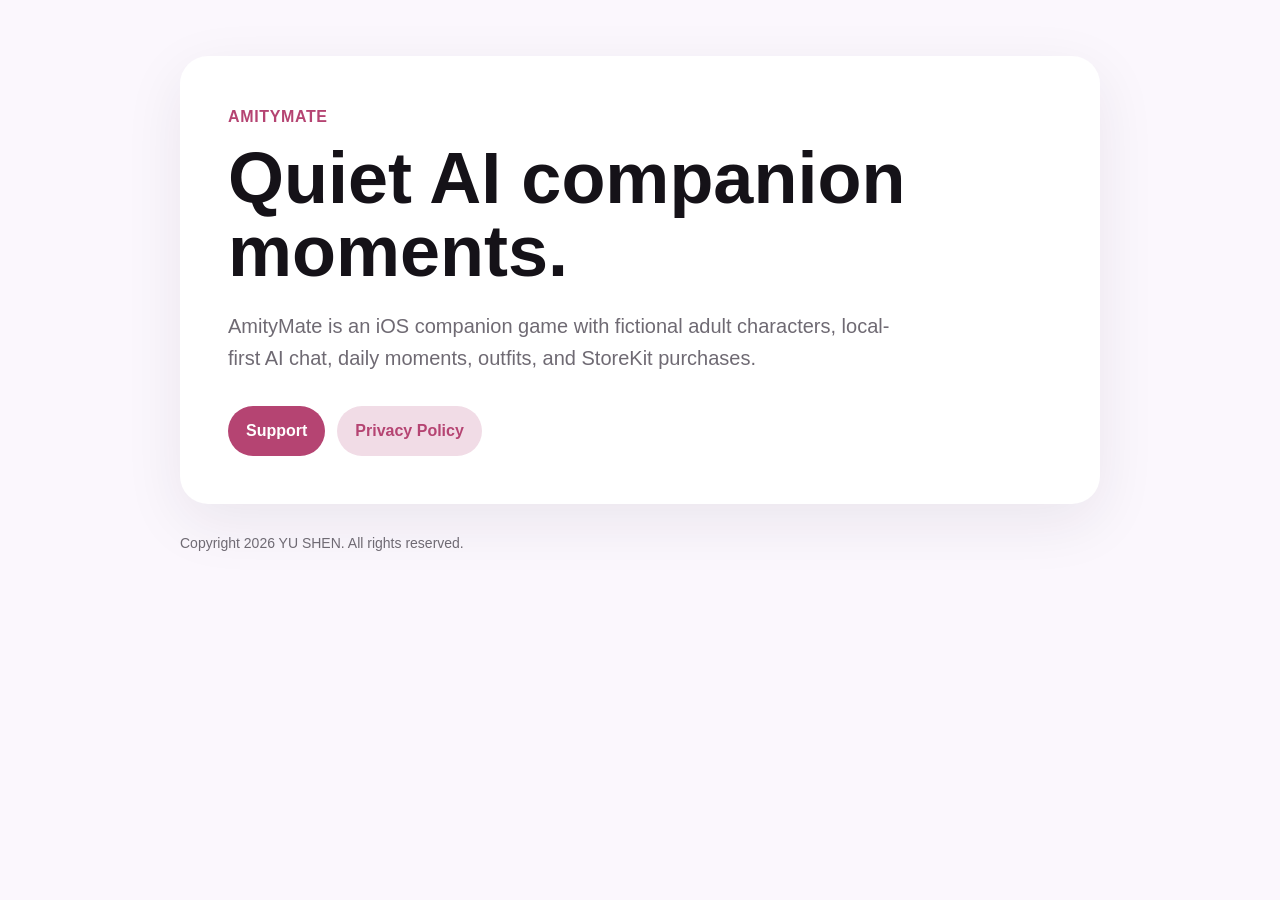
<file: index.html>
<!doctype html>
<html lang="en">
  <head>
    <meta charset="utf-8">
    <meta name="viewport" content="width=device-width, initial-scale=1">
    <title>AmityMate</title>
    <meta name="description" content="AmityMate support and privacy information.">
    <link rel="stylesheet" href="assets/styles.css">
  </head>
  <body>
    <main class="shell">
      <section class="hero">
        <p class="eyebrow">AmityMate</p>
        <h1>Quiet AI companion moments.</h1>
        <p class="lead">
          AmityMate is an iOS companion game with fictional adult characters,
          local-first AI chat, daily moments, outfits, and StoreKit purchases.
        </p>
        <nav class="nav" aria-label="Public pages">
          <a class="button" href="support/">Support</a>
          <a class="button secondary" href="privacy/">Privacy Policy</a>
        </nav>
      </section>
      <p class="footer">Copyright 2026 YU SHEN. All rights reserved.</p>
    </main>
  </body>
</html>
</file>
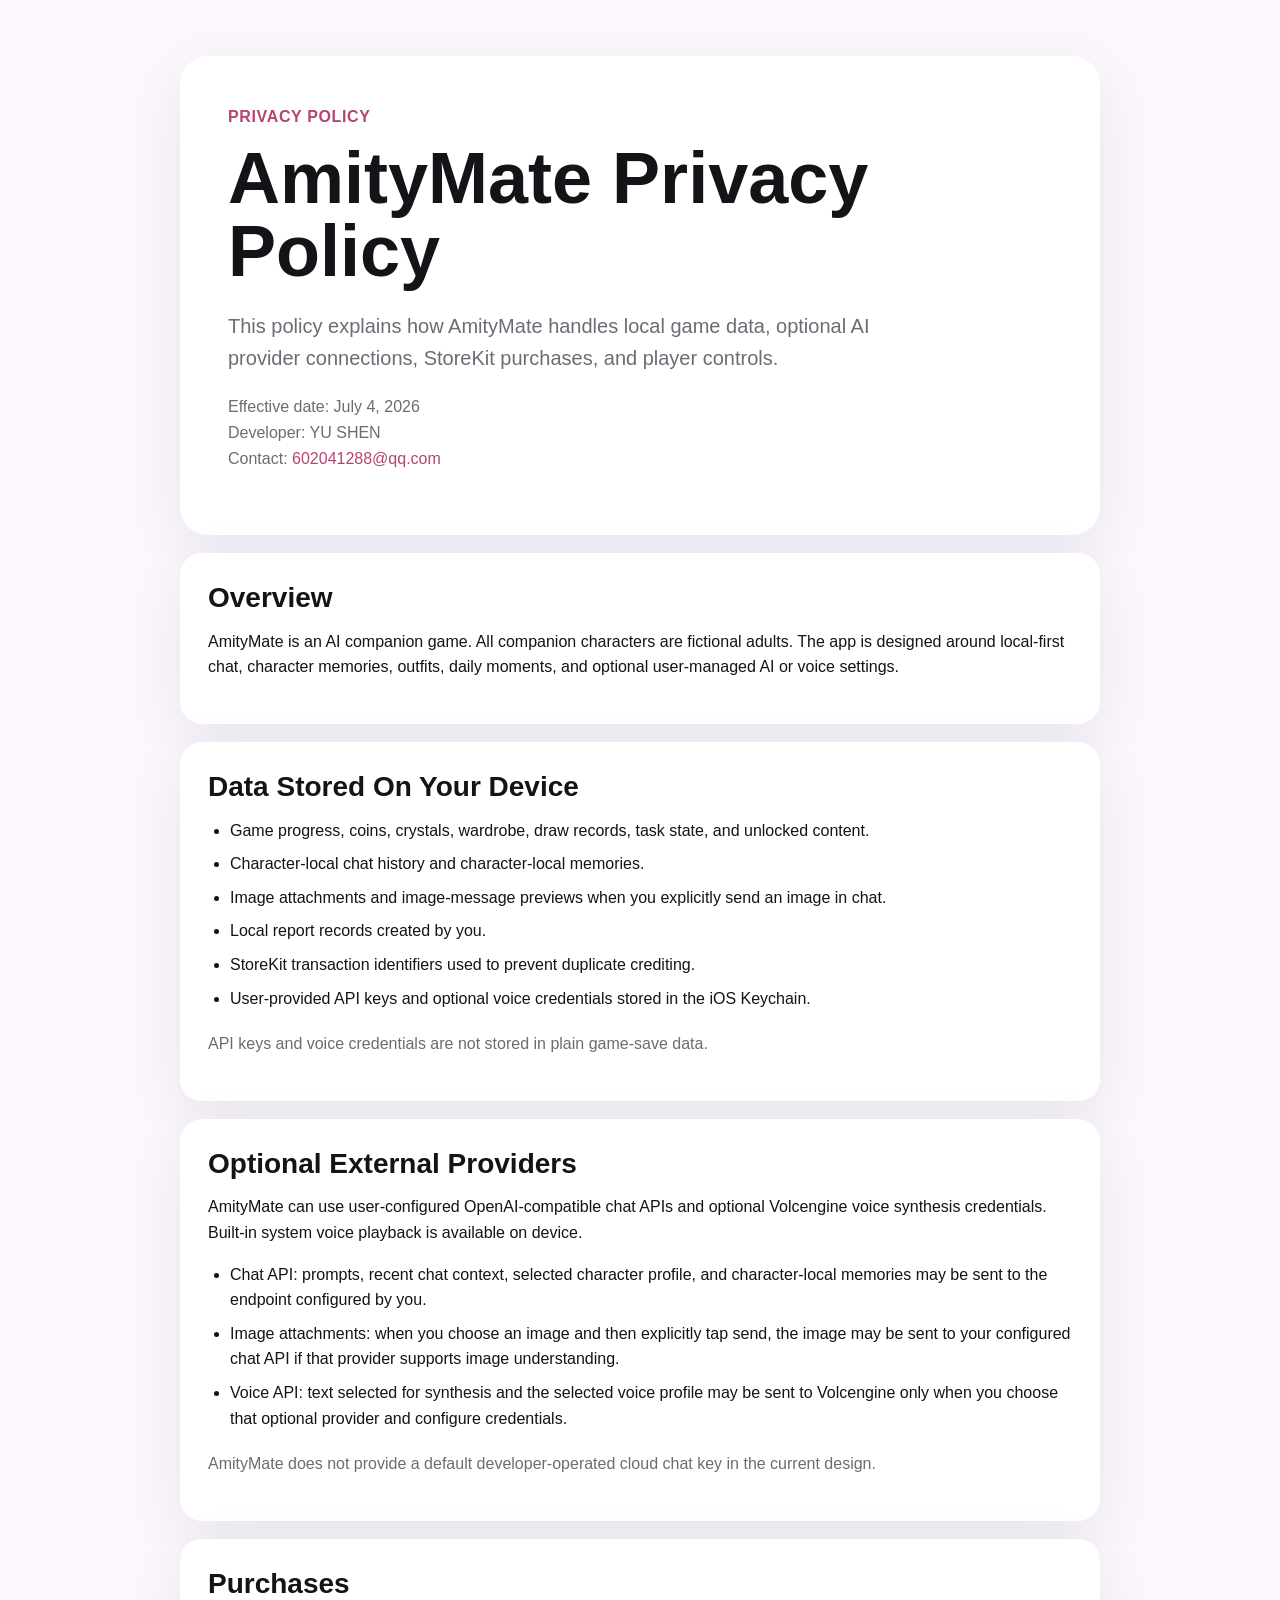
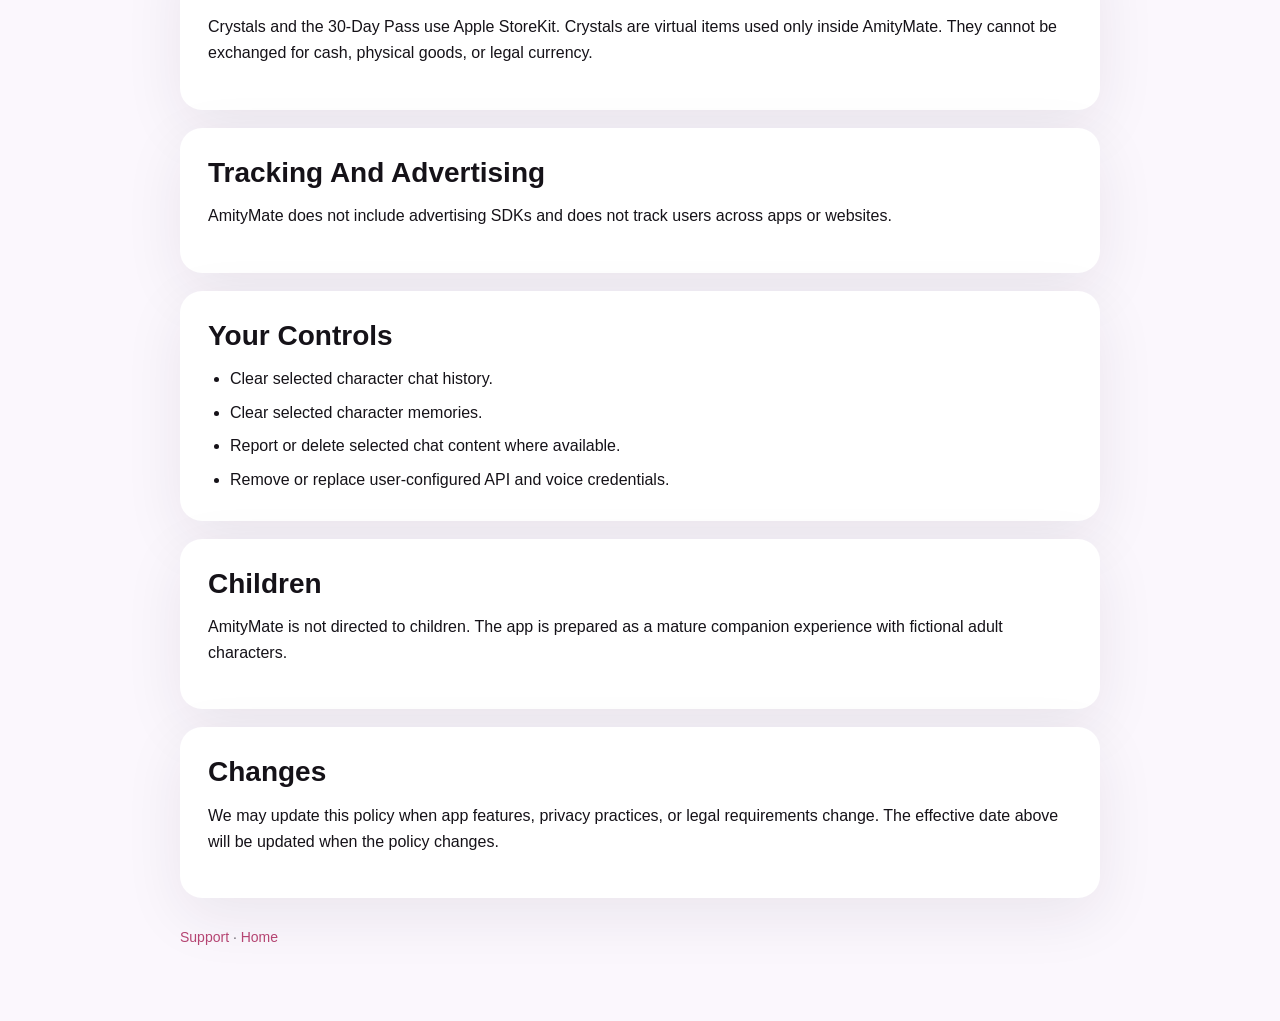
<file: privacy/index.html>
<!doctype html>
<html lang="en">
  <head>
    <meta charset="utf-8">
    <meta name="viewport" content="width=device-width, initial-scale=1">
    <title>AmityMate Privacy Policy</title>
    <meta name="description" content="Privacy Policy for AmityMate.">
    <link rel="stylesheet" href="../assets/styles.css">
  </head>
  <body>
    <main class="shell">
      <section class="hero">
        <p class="eyebrow">Privacy Policy</p>
        <h1>AmityMate Privacy Policy</h1>
        <p class="lead">
          This policy explains how AmityMate handles local game data, optional
          AI provider connections, StoreKit purchases, and player controls.
        </p>
        <p class="meta">
          Effective date: July 4, 2026<br>
          Developer: YU SHEN<br>
          Contact: <a href="mailto:602041288@qq.com">602041288@qq.com</a>
        </p>
      </section>

      <section class="section">
        <h2>Overview</h2>
        <p>
          AmityMate is an AI companion game. All companion characters are
          fictional adults. The app is designed around local-first chat,
          character memories, outfits, daily moments, and optional user-managed
          AI or voice settings.
        </p>
      </section>

      <section class="section">
        <h2>Data Stored On Your Device</h2>
        <ul>
          <li>Game progress, coins, crystals, wardrobe, draw records, task state, and unlocked content.</li>
          <li>Character-local chat history and character-local memories.</li>
          <li>Image attachments and image-message previews when you explicitly send an image in chat.</li>
          <li>Local report records created by you.</li>
          <li>StoreKit transaction identifiers used to prevent duplicate crediting.</li>
          <li>User-provided API keys and optional voice credentials stored in the iOS Keychain.</li>
        </ul>
        <p class="meta">
          API keys and voice credentials are not stored in plain game-save data.
        </p>
      </section>

      <section class="section">
        <h2>Optional External Providers</h2>
        <p>
          AmityMate can use user-configured OpenAI-compatible chat APIs and
          optional Volcengine voice synthesis credentials. Built-in system voice
          playback is available on device.
        </p>
        <ul>
          <li>
            Chat API: prompts, recent chat context, selected character profile,
            and character-local memories may be sent to the endpoint configured
            by you.
          </li>
          <li>
            Image attachments: when you choose an image and then explicitly tap
            send, the image may be sent to your configured chat API if that
            provider supports image understanding.
          </li>
          <li>
            Voice API: text selected for synthesis and the selected voice
            profile may be sent to Volcengine only when you choose that optional
            provider and configure credentials.
          </li>
        </ul>
        <p class="meta">
          AmityMate does not provide a default developer-operated cloud chat key
          in the current design.
        </p>
      </section>

      <section class="section">
        <h2>Purchases</h2>
        <p>
          Crystals and the 30-Day Pass use Apple StoreKit. Crystals are virtual
          items used only inside AmityMate. They cannot be exchanged for cash,
          physical goods, or legal currency.
        </p>
      </section>

      <section class="section">
        <h2>Tracking And Advertising</h2>
        <p>
          AmityMate does not include advertising SDKs and does not track users
          across apps or websites.
        </p>
      </section>

      <section class="section">
        <h2>Your Controls</h2>
        <ul>
          <li>Clear selected character chat history.</li>
          <li>Clear selected character memories.</li>
          <li>Report or delete selected chat content where available.</li>
          <li>Remove or replace user-configured API and voice credentials.</li>
        </ul>
      </section>

      <section class="section">
        <h2>Children</h2>
        <p>
          AmityMate is not directed to children. The app is prepared as a
          mature companion experience with fictional adult characters.
        </p>
      </section>

      <section class="section">
        <h2>Changes</h2>
        <p>
          We may update this policy when app features, privacy practices, or
          legal requirements change. The effective date above will be updated
          when the policy changes.
        </p>
      </section>

      <p class="footer">
        <a href="../support/">Support</a> · <a href="../">Home</a>
      </p>
    </main>
  </body>
</html>
</file>
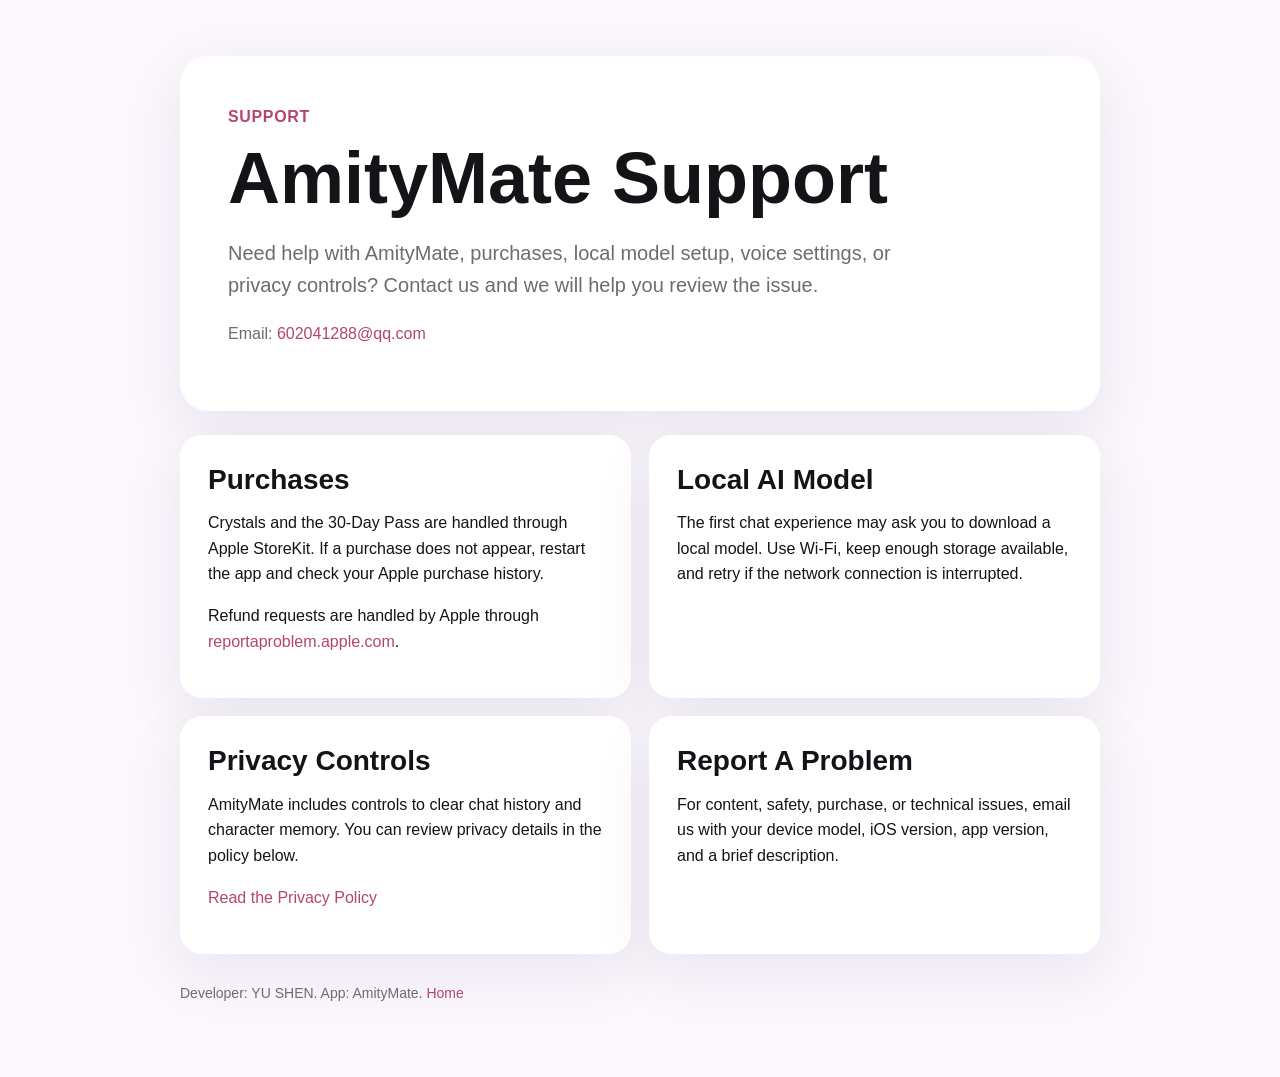
<file: support/index.html>
<!doctype html>
<html lang="en">
  <head>
    <meta charset="utf-8">
    <meta name="viewport" content="width=device-width, initial-scale=1">
    <title>AmityMate Support</title>
    <meta name="description" content="Support information for AmityMate.">
    <link rel="stylesheet" href="../assets/styles.css">
  </head>
  <body>
    <main class="shell">
      <section class="hero">
        <p class="eyebrow">Support</p>
        <h1>AmityMate Support</h1>
        <p class="lead">
          Need help with AmityMate, purchases, local model setup, voice settings,
          or privacy controls? Contact us and we will help you review the issue.
        </p>
        <p class="meta">
          Email: <a href="mailto:602041288@qq.com">602041288@qq.com</a>
        </p>
      </section>

      <section class="grid" aria-label="Support topics">
        <article class="card">
          <h2>Purchases</h2>
          <p>
            Crystals and the 30-Day Pass are handled through Apple StoreKit.
            If a purchase does not appear, restart the app and check your Apple
            purchase history.
          </p>
          <p>
            Refund requests are handled by Apple through
            <a href="https://reportaproblem.apple.com/">reportaproblem.apple.com</a>.
          </p>
        </article>
        <article class="card">
          <h2>Local AI Model</h2>
          <p>
            The first chat experience may ask you to download a local model.
            Use Wi-Fi, keep enough storage available, and retry if the network
            connection is interrupted.
          </p>
        </article>
        <article class="card">
          <h2>Privacy Controls</h2>
          <p>
            AmityMate includes controls to clear chat history and character
            memory. You can review privacy details in the policy below.
          </p>
          <p><a href="../privacy/">Read the Privacy Policy</a></p>
        </article>
        <article class="card">
          <h2>Report A Problem</h2>
          <p>
            For content, safety, purchase, or technical issues, email us with
            your device model, iOS version, app version, and a brief description.
          </p>
        </article>
      </section>

      <p class="footer">
        Developer: YU SHEN. App: AmityMate.
        <a href="../">Home</a>
      </p>
    </main>
  </body>
</html>
</file>
<file: assets/styles.css>
:root {
  color-scheme: light;
  --bg: #fbf7fd;
  --panel: #ffffff;
  --text: #151218;
  --muted: #6f6a73;
  --line: #e9e2ec;
  --accent: #b54472;
  --accent-soft: #f1dce6;
  --shadow: 0 18px 60px rgba(42, 24, 48, 0.08);
}

* {
  box-sizing: border-box;
}

body {
  margin: 0;
  background: var(--bg);
  color: var(--text);
  font-family: -apple-system, BlinkMacSystemFont, "Segoe UI", sans-serif;
  line-height: 1.6;
}

a {
  color: var(--accent);
  text-decoration: none;
}

a:hover {
  text-decoration: underline;
}

.shell {
  width: min(920px, calc(100% - 32px));
  margin: 0 auto;
  padding: 56px 0;
}

.hero {
  padding: 48px;
  border-radius: 28px;
  background: var(--panel);
  box-shadow: var(--shadow);
}

.eyebrow {
  margin: 0 0 12px;
  color: var(--accent);
  font-weight: 700;
  letter-spacing: 0.04em;
  text-transform: uppercase;
}

h1 {
  margin: 0;
  font-size: clamp(40px, 7vw, 72px);
  line-height: 1.02;
  letter-spacing: 0;
}

h2 {
  margin: 0 0 14px;
  font-size: 28px;
  line-height: 1.2;
}

p {
  margin: 0 0 16px;
}

.lead {
  max-width: 680px;
  margin-top: 22px;
  color: var(--muted);
  font-size: 20px;
}

.nav {
  display: flex;
  flex-wrap: wrap;
  gap: 12px;
  margin-top: 32px;
}

.button {
  display: inline-flex;
  align-items: center;
  justify-content: center;
  min-height: 48px;
  padding: 12px 18px;
  border-radius: 999px;
  background: var(--accent);
  color: #ffffff;
  font-weight: 700;
}

.button.secondary {
  background: var(--accent-soft);
  color: var(--accent);
}

.grid {
  display: grid;
  grid-template-columns: repeat(2, minmax(0, 1fr));
  gap: 18px;
  margin-top: 24px;
}

.card,
.section {
  padding: 28px;
  border-radius: 22px;
  background: var(--panel);
  box-shadow: var(--shadow);
}

.section {
  margin-top: 18px;
}

.meta {
  margin-top: 20px;
  color: var(--muted);
}

ul {
  margin: 0;
  padding-left: 22px;
}

li + li {
  margin-top: 8px;
}

.footer {
  margin-top: 28px;
  color: var(--muted);
  font-size: 14px;
}

@media (max-width: 680px) {
  .shell {
    width: min(100% - 24px, 920px);
    padding: 28px 0;
  }

  .hero,
  .card,
  .section {
    padding: 24px;
    border-radius: 22px;
  }

  .grid {
    grid-template-columns: 1fr;
  }

  .lead {
    font-size: 18px;
  }
}
</file>
